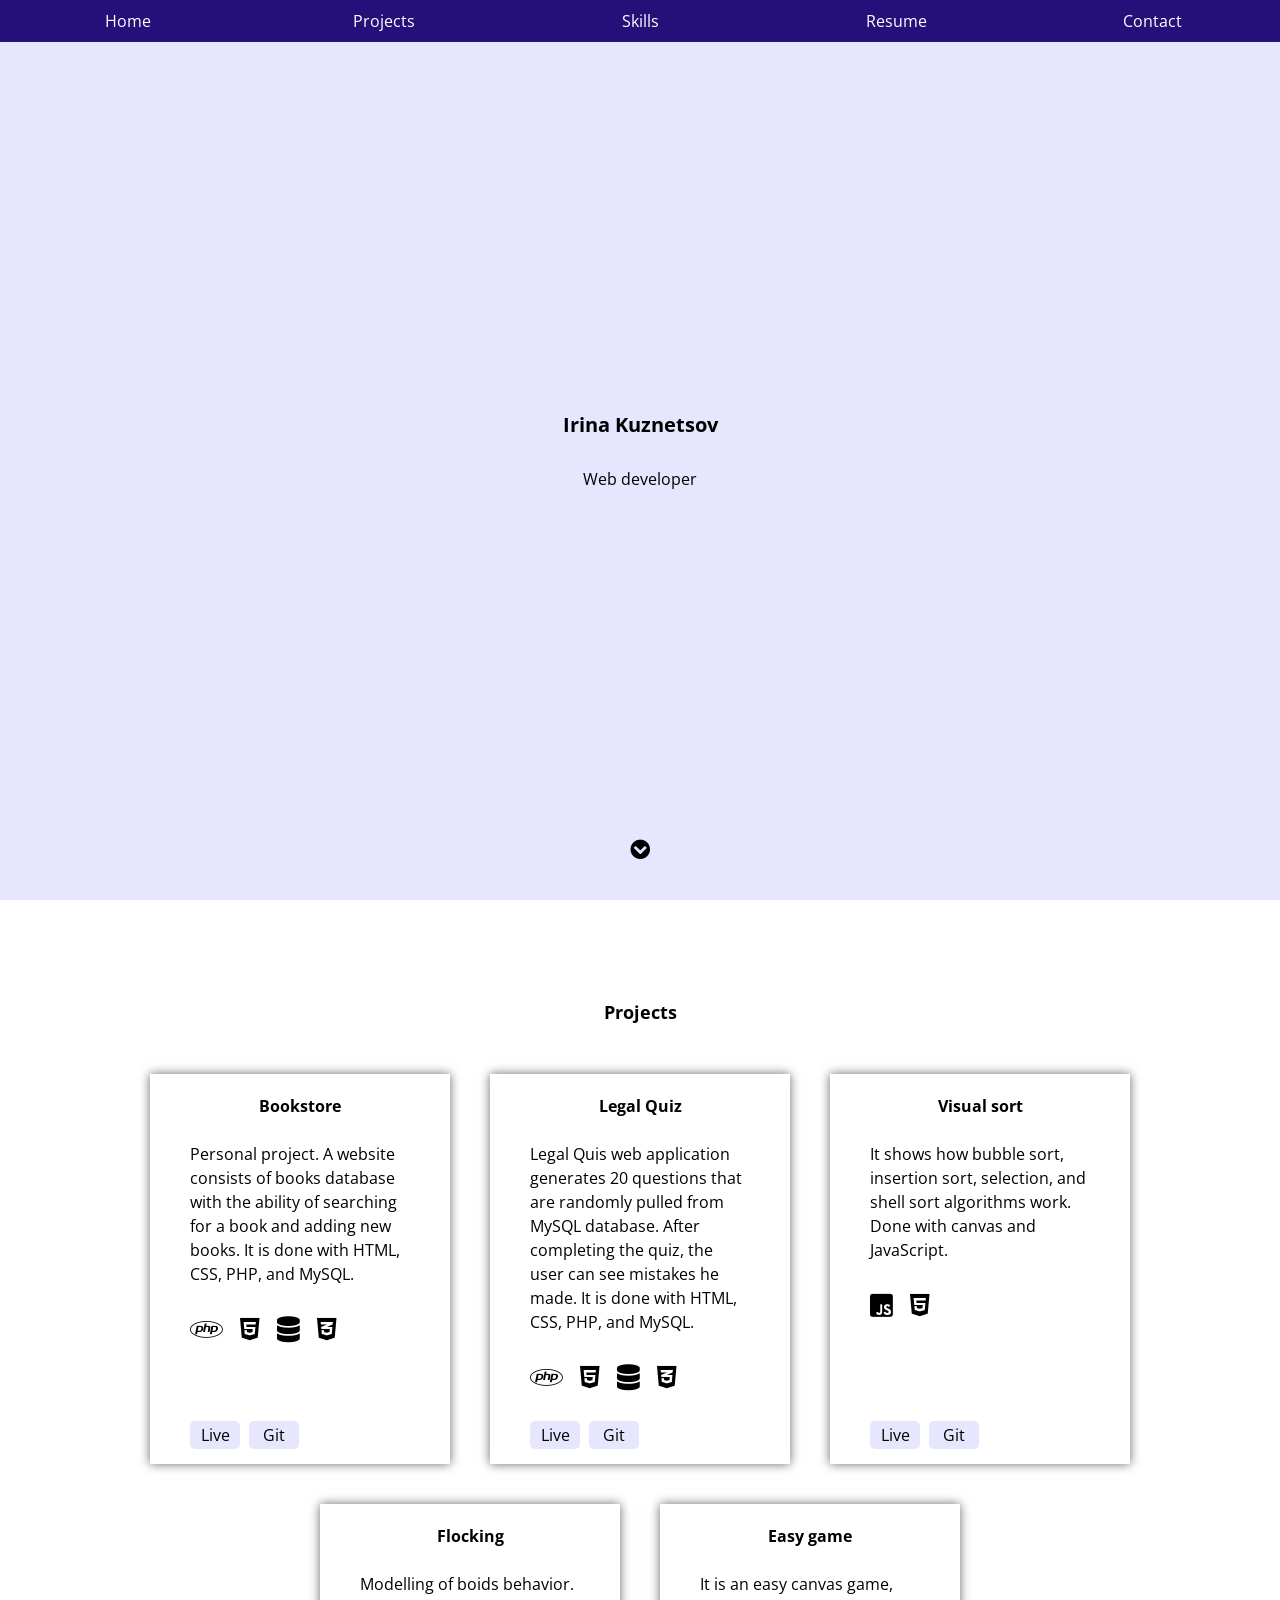
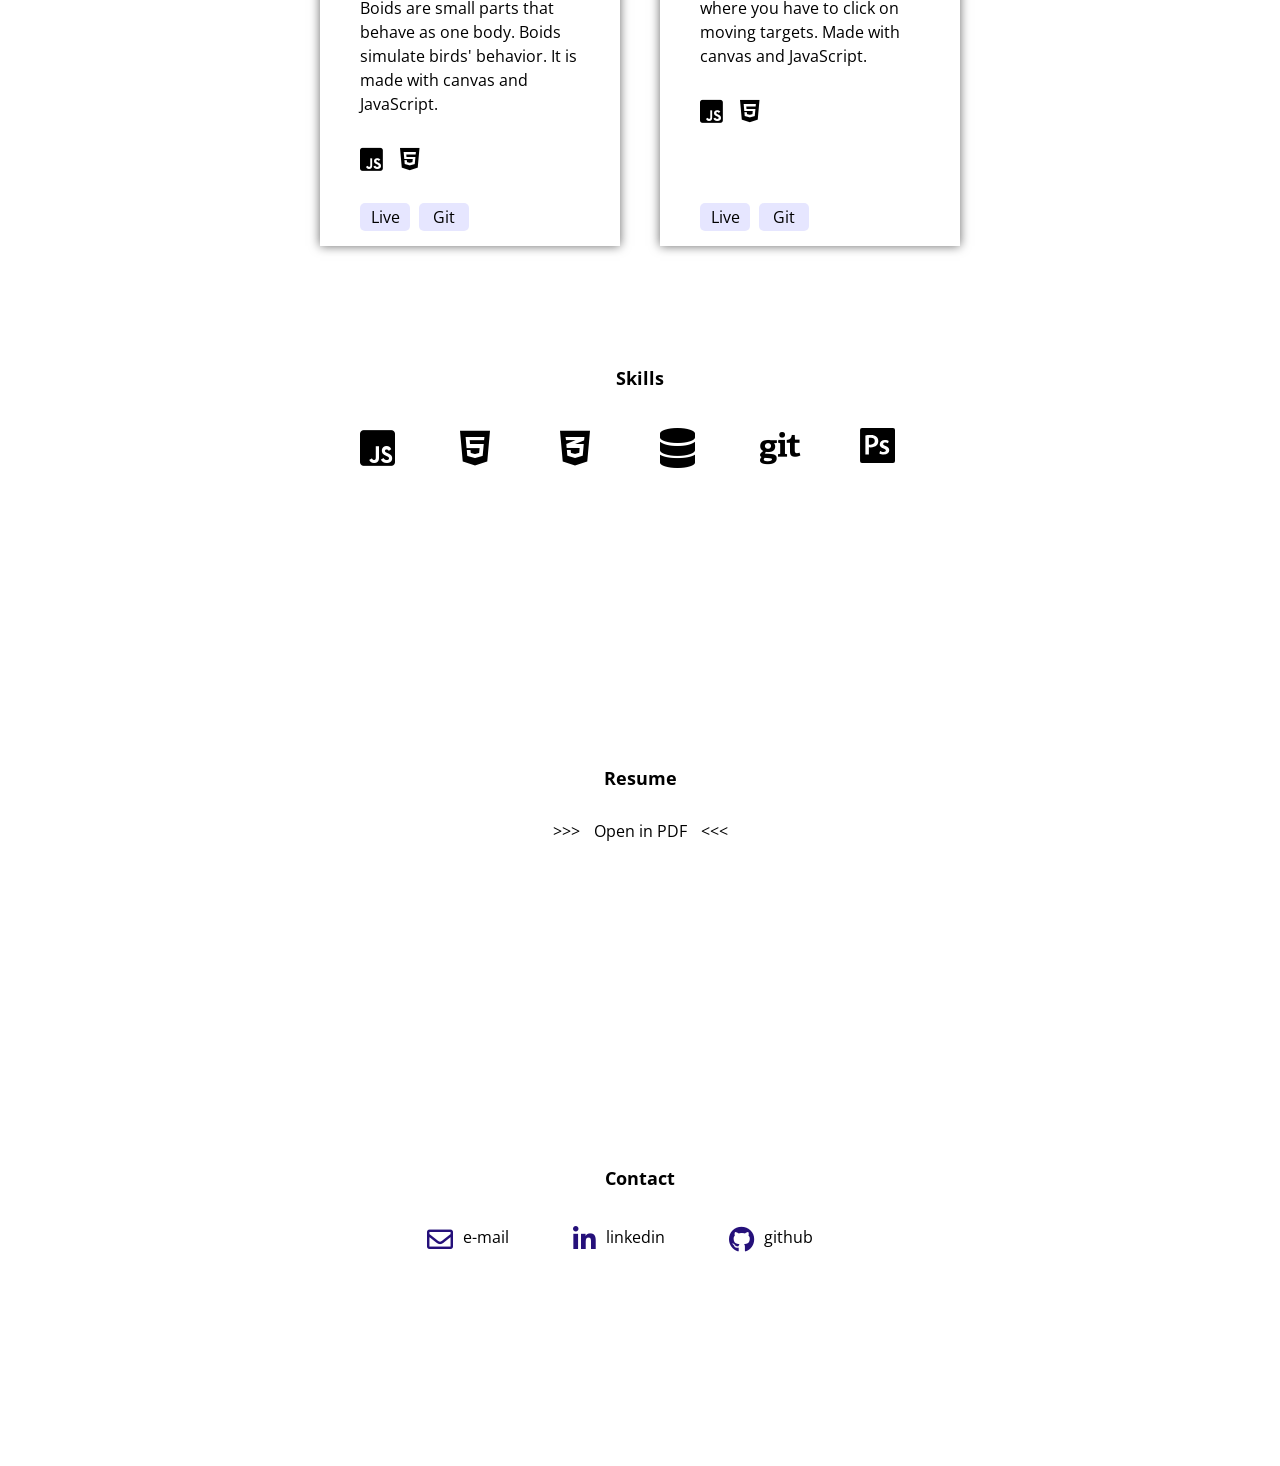
<file: index.html>
<!doctype html>
<html lang="en">
<head>
	<meta charset="UTF-8">
	<meta name="viewport" content="width=device-width, initial-scale=1">
	<title>Irina Kuznetsov</title>
	<link rel="stylesheet" type="text/css" href="css/my_style2.css">
	<link href="https://fonts.googleapis.com/css?family=Open+Sans" rel="stylesheet">
	<link rel="stylesheet" href="https://use.fontawesome.com/releases/v5.7.1/css/all.css" integrity="sha384-fnmOCqbTlWIlj8LyTjo7mOUStjsKC4pOpQbqyi7RrhN7udi9RwhKkMHpvLbHG9Sr" crossorigin="anonymous">
</head>
<body>
	<div id="menu_collapsible">
		<i class="fas fa-bars"></i>
	</div>
	<div class="menu_content">
		<ul>
			<li><a href="#home">Home</a></li>
			<li><a href="#projects">Projects</a></li>
			<li><a href="#skills">Skills</a></li>
			<li><a href="#resume">Resume</a></li>
			<li><a href="#contact">Contact</a></li>
			<li><i class="fas fa-times"></i>
		</ul>
	</div>
	<a name="home"></a>
	<div id="intro">
		<div class = 'intro_text'>	
			<h1>Irina Kuznetsov</h1>
			<p>Web developer</p>
		</div>
		<i id="forward" class="fas fa-chevron-circle-down"></i>
	</div>
	<a name="projects"></a>
	<div id="projects">
			<h2>Projects</h2>
			<div id="projects_flex">
				<div class="project_item">
					<h3>Bookstore</h3>
					<p>Personal project. A website consists of books database with the ability of searching for a book and adding new books.  It is done with HTML, CSS, PHP, and MySQL.</p>
					<p class="icon">
						<i class="fab fa-php"></i> 
						<i class="fab fa-html5"></i>
						<i class="fas fa-database"></i> 
						<i class="fab fa-css3-alt"></i></p>
					<div class="code_links">
						<a href="http://irinakuznetsov.altervista.org/bookstore/index.php" target="_blank">Live</a>
						<a href="https://github.com/IrinaKuz/bookstore" target="_blank">Git</a>
					</div>
				</div>
				<div class="project_item">
					<h3>Legal Quiz</h3>
					<p>Legal Quis web application generates 20 questions that are randomly pulled from MySQL database. After completing the quiz, the user can see mistakes he made. It is done with HTML, CSS, PHP, and MySQL.</p>
					<p class="icon">
						<i class="fab fa-php"></i> 
						<i class="fab fa-html5"></i>
						<i class="fas fa-database"></i> 
						<i class="fab fa-css3-alt"></i></p>
					<div class="code_links">
						<a href="http://irinakuznetsov.altervista.org/quiz/index.php" target="_blank">Live</a>
						<a href="https://github.com/IrinaKuz/quiz" target="_blank">Git</a>
					</div>
				</div>
				<div class="project_item">
					<h3>Visual sort</h3>
					<p>It shows how bubble sort, insertion sort, selection, and shell sort algorithms work. Done with canvas and JavaScript.</p>
					<p class="icon">
						<i class="fab fa-js-square"></i> 
						<i class="fab fa-html5"></i>
					</p>
					<div class="code_links">
						<a href="https://irinakuz.github.io/visual_sort/visual_sort.html"  target="_blank">Live</a>
						<a href="https://github.com/IrinaKuz/visual_sort" target="_blank">Git</a>
					</div>
					
				</div>
				<div class="project_item">
					<h3>Flocking</h3>
					<p>Modelling of boids behavior. Boids are small parts that behave as one body. Boids simulate birds' behavior. It is made with canvas and JavaScript.</p>
					<p class="icon">
						<i class="fab fa-js-square"></i>
						<i class="fab fa-html5"></i>
					</p>
					<div class="code_links">
						<a href="https://irinakuz.github.io/flocking/flocking.html"  target="_blank">Live</a>
						<a href="https://github.com/IrinaKuz/flocking" target="_blank">Git</a>
					</div>

				</div>
				<div class="project_item">
					<h3>Easy game</h3>
					<p>It is an easy canvas game, where you have to click on moving targets. Made with canvas and JavaScript.</p>
					<p class="icon">
						<i class="fab fa-js-square"></i>
					 <i class="fab fa-html5"></i>
					</p>
					<div class="code_links">
						<a href="https://irinakuz.github.io/easy_game/easy_game.html"  target="_blank">Live</a>
						<a href="https://github.com/IrinaKuz/easy_game" target="_blank">Git</a>
					</div>
				</div>
			</div>
	</div>
	<a name="skills"></a>
	<div id="skills">
		<h2>Skills</h2>
		<div class="flex_p">
			<div class="js">
				<i class="fab fa-js-square"></i>
				<p>JavaScript</p>
			</div>
			<div class="html">
				<i class="fab fa-html5"></i>
				<p>HTML 5</p>
			</div>
			<div class="css">
				<i class="fab fa-css3-alt"></i>
				<p>CSS 3</p>
			</div>
			<div class="sql">
				<i class="fas fa-database"></i>
				<p>MySQL</p>
			</div> 
			<div class="git">
				<i class="fab fa-git"></i>
				<p>Git and Github</p>
			</div>
			<div class="ps">
				<img class="photoshop_logo" src="if_Photoshop_B_104816.svg">
				<p>Photoshop</p>
			</div>
		</div>
	</div>
	<a name="resume"></a>
	<div id="resume">
		<h2>Resume</h2>
		<div class="resume_link">
			<span class="moveRight">&gt;&gt;&gt;</span>
			<a href="resume_Kuznetsov.pdf" download>Open in PDF</a>
			<span class="moveLeft">&lt;&lt;&lt;</span>
		</div>
	</div>
	<a name="contact"></a>
	<div id="contacts">
		<h2>Contact</h2>
		<div class="contact_links">
			<p><a href="mailto:ira.kuznets@gmail.com" target="_top"><i class="far fa-envelope"></i>e-mail</a></p>
			<p><a href="https://www.linkedin.com/in/irina-kuznetsov-b287a489/" target="_blank"><i class="fab fa-linkedin-in"></i>linkedin</a></p>
			<p><a href="https://github.com/IrinaKuz" target="_blank"><i class="fab fa-github"></i>github</a></p>
		</div>
	</div>
	<script src="my_js.js"></script>
</body>
</html>
</file>
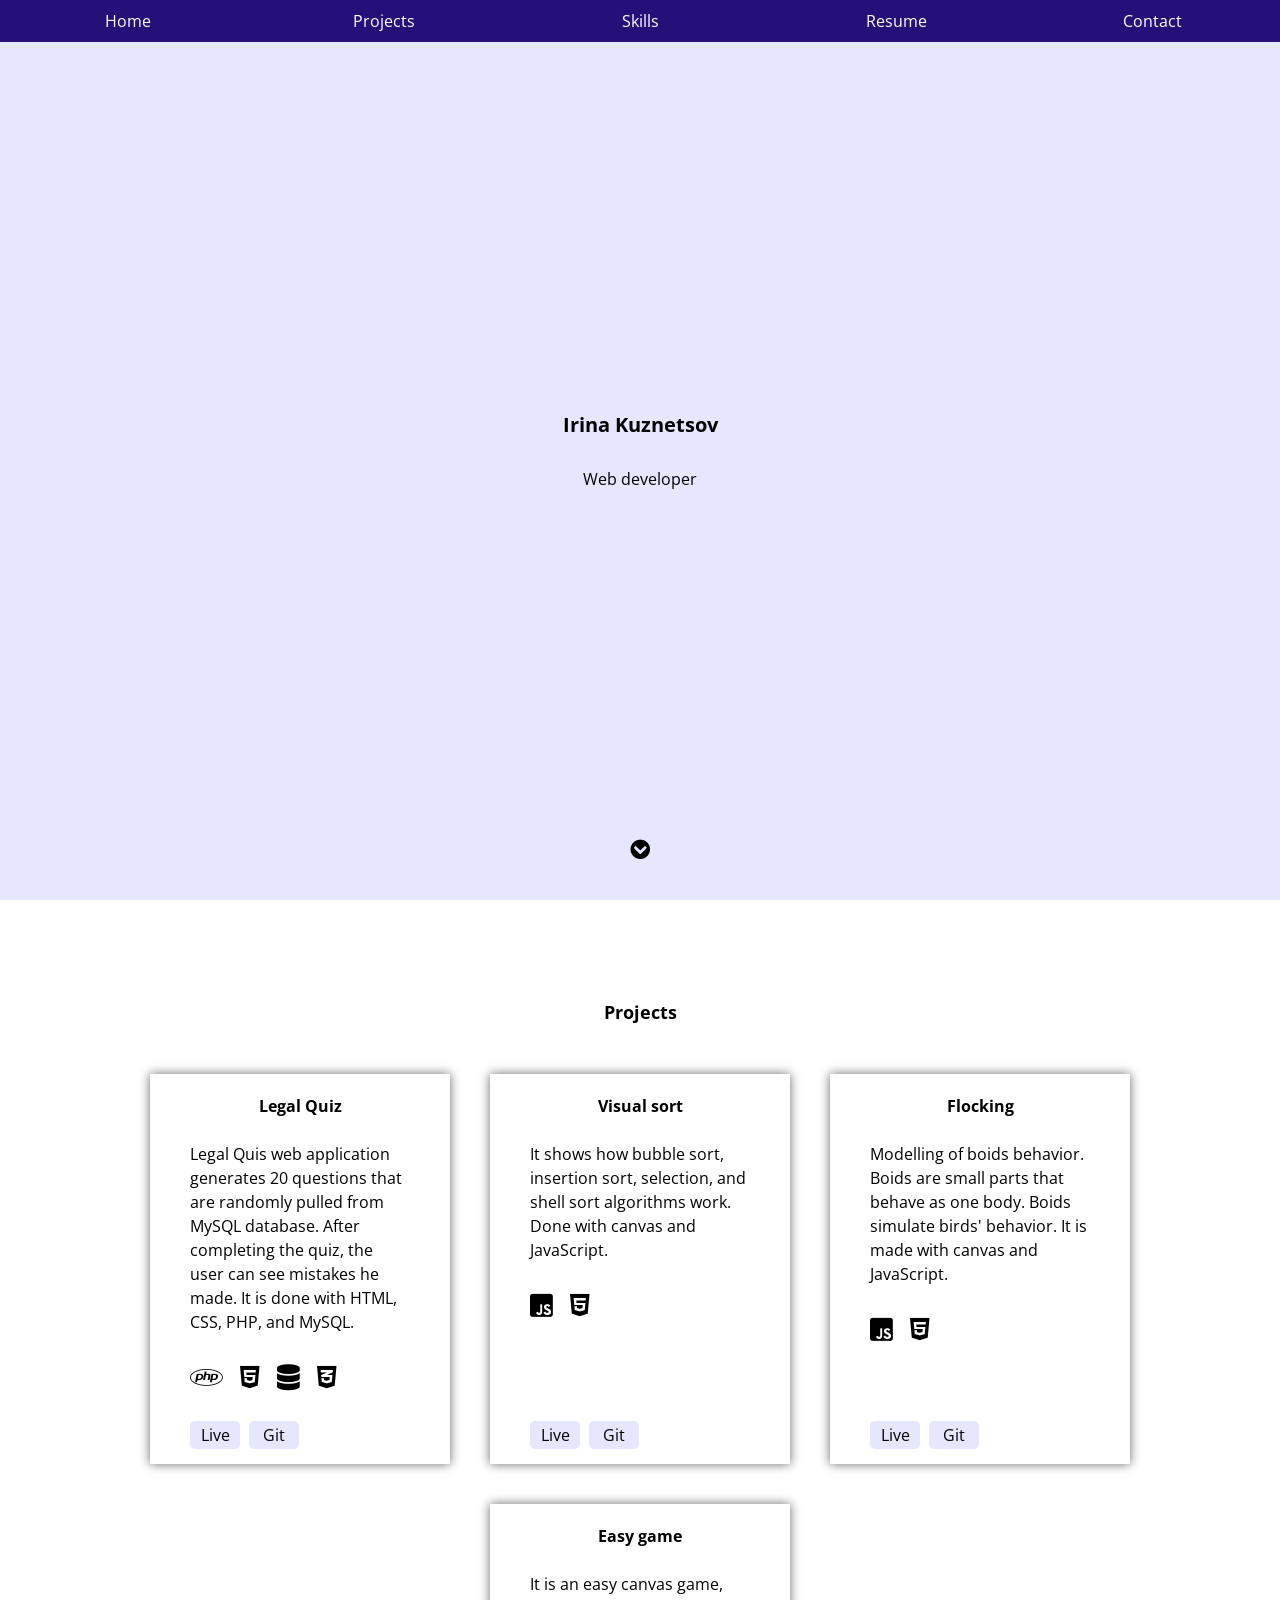
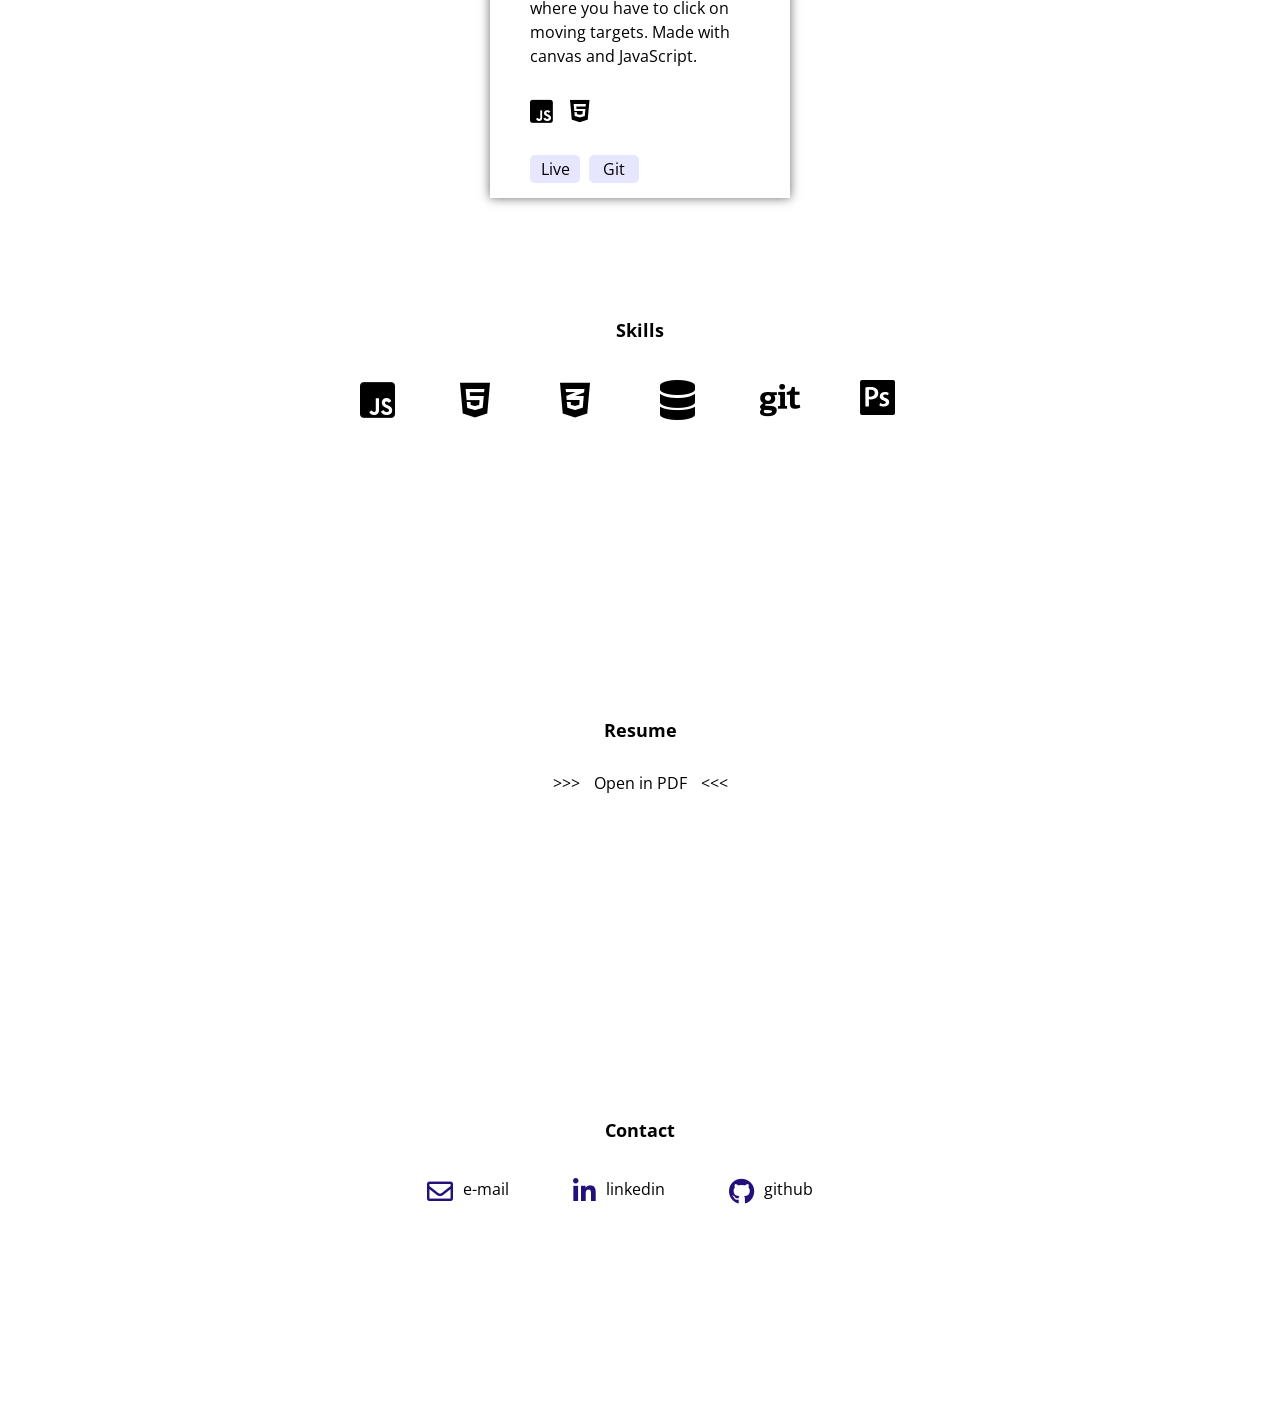
<file: index.html.html>
<!doctype html>
<html lang="en">
<head>
	<meta charset="UTF-8">
	<meta name="viewport" content="initial-scale=1.0">
	<title>Irina Kuznetsov</title>
	<link rel="stylesheet" type="text/css" href="css/my_style2.css">
	<link href="https://fonts.googleapis.com/css?family=Open+Sans" rel="stylesheet">
	<link rel="stylesheet" href="https://use.fontawesome.com/releases/v5.7.1/css/all.css" integrity="sha384-fnmOCqbTlWIlj8LyTjo7mOUStjsKC4pOpQbqyi7RrhN7udi9RwhKkMHpvLbHG9Sr" crossorigin="anonymous">
</head>
<body>
	<div id="menu_collapsible">
		<i class="fas fa-bars"></i>
	</div>
	<div class="menu_content">
		<ul>
			<li><a href="#home">Home</a></li>
			<li><a href="#projects">Projects</a></li>
			<li><a href="#skills">Skills</a></li>
			<li><a href="#resume">Resume</a></li>
			<li><a href="#contact">Contact</a></li>
			<li><i class="fas fa-times"></i>
		</ul>
	</div>
	<a name="home"></a>
	<div id="intro">
		<div class = 'intro_text'>	
			<h1>Irina Kuznetsov</h1>
			<p>Web developer</p>
		</div>
		<i id="forward" class="fas fa-chevron-circle-down"></i>
	</div>
	<a name="projects"></a>
	<div id="projects">
			<h2>Projects</h2>
			<div id="projects_flex">
				<div class="project_item">
					<h3>Legal Quiz</h3>
					<p>Legal Quis web application generates 20 questions that are randomly pulled from MySQL database. After completing the quiz, the user can see mistakes he made. It is done with HTML, CSS, PHP, and MySQL.</p>
					<p class="icon">
						<i class="fab fa-php"></i> 
						<i class="fab fa-html5"></i>
						<i class="fas fa-database"></i> 
						<i class="fab fa-css3-alt"></i></p>
					<div class="code_links">
						<a href="http://irinakuznetsov.altervista.org/quiz/index.php" target="_blank">Live</a>
						<a href="https://github.com/IrinaKuz/quiz" target="_blank">Git</a>
					</div>
				</div>
				<div class="project_item">
					<h3>Visual sort</h3>
					<p>It shows how bubble sort, insertion sort, selection, and shell sort algorithms work. Done with canvas and JavaScript.</p>
					<p class="icon">
						<i class="fab fa-js-square"></i> 
						<i class="fab fa-html5"></i>
					</p>
					<div class="code_links">
						<a href="https://irinakuz.github.io/visual_sort/visual_sort.html"  target="_blank">Live</a>
						<a href="https://github.com/IrinaKuz/visual_sort" target="_blank">Git</a>
					</div>
					
				</div>
				<div class="project_item">
					<h3>Flocking</h3>
					<p>Modelling of boids behavior. Boids are small parts that behave as one body. Boids simulate birds' behavior. It is made with canvas and JavaScript.</p>
					<p class="icon">
						<i class="fab fa-js-square"></i>
						<i class="fab fa-html5"></i>
					</p>
					<div class="code_links">
						<a href="https://irinakuz.github.io/flocking/flocking.html"  target="_blank">Live</a>
						<a href="https://github.com/IrinaKuz/flocking" target="_blank">Git</a>
					</div>

				</div>
				<div class="project_item">
					<h3>Easy game</h3>
					<p>It is an easy canvas game, where you have to click on moving targets. Made with canvas and JavaScript.</p>
					<p class="icon">
						<i class="fab fa-js-square"></i>
					 <i class="fab fa-html5"></i>
					</p>
					<div class="code_links">
						<a href="https://irinakuz.github.io/easy_game/easy_game.html"  target="_blank">Live</a>
						<a href="https://github.com/IrinaKuz/easy_game" target="_blank">Git</a>
					</div>
				</div>
			</div>
	</div>
	<a name="skills"></a>
	<div id="skills">
		<h2>Skills</h2>
		<div class="flex_p">
			<div class="js">
				<i class="fab fa-js-square"></i>
				<p>JavaScript</p>
			</div>
			<div class="html">
				<i class="fab fa-html5"></i>
				<p>HTML 5</p>
			</div>
			<div class="css">
				<i class="fab fa-css3-alt"></i>
				<p>CSS 3</p>
			</div>
			<div class="sql">
				<i class="fas fa-database"></i>
				<p>MySQL</p>
			</div> 
			<div class="git">
				<i class="fab fa-git"></i>
				<p>Git and Github</p>
			</div>
			<div class="ps">
				<img class="photoshop_logo" src="if_Photoshop_B_104816.svg">
				<p>Photoshop</p>
			</div>
		</div>
	</div>
	<a name="resume"></a>
	<div id="resume">
		<h2>Resume</h2>
		<div class="resume_link">
			<span class="moveRight">&gt;&gt;&gt;</span>
			<a href="resume_Kuznetsov.pdf" download>Open in PDF</a>
			<span class="moveLeft">&lt;&lt;&lt;</span>
		</div>
	</div>
	<a name="contact"></a>
	<div id="contacts">
		<h2>Contact</h2>
		<div class="contact_links">
			<p><a href="mailto:ira.kuznets@gmail.com" target="_top"><i class="far fa-envelope"></i>e-mail</a></p>
			<p><a href="https://www.linkedin.com/in/irina-kuznetsov-b287a489/" target="_blank"><i class="fab fa-linkedin-in"></i>linkedin</a></p>
			<p><a href="https://github.com/IrinaKuz" target="_blank"><i class="fab fa-github"></i>github</a></p>
		</div>
	</div>
	<script src="my_js.js"></script>
</body>
</html>
</file>
<file: css/my_style2.css>
/* Removing browser default settings */
*{
	padding: 0;
	margin: 0;
	box-sizing: border-box;
}
body{
	font-family: 'Open Sans', Arial, sans-serif;
}
/* Styling menu for mobile phones */
.menu_content{
	position: fixed;
	top: 0;
	left: 0;
	z-index: 5;
	width: 100%;
	height: 0;
	background-color: #25107A;
	color: white;
	overflow: hidden;
	transition: height 1s;
}
.visible{
	height: auto;
}

.menu_content ul {
    list-style-type: none;
    width: 100%;
    overflow: hidden;
}
.menu_content ul li{
	display: block;
}
.menu_content ul li a{
	display: block;
	text-decoration: none;
	text-align: center;
	color: white;
	padding: 20px 0;
}
.menu_content ul li a:hover{
	background-color: #e6e6ff;
	color: black;
	font-weight: bold;
}
#menu_collapsible{
	position: fixed;
	top:0;
	right:0;
	height: 40px;
	z-index: 5;
	width: 100%;
	padding: 10px;
	background-color: #25107A;
	color: white;
	cursor: pointer;
	z-index: 2;
}
i.fa-bars {
	position: absolute;
	top: 0;
	right: 0;
	font-size: 20px;
	padding: 10px;
}
li i.fa-times{
	position: absolute;
	top: 0;
	right: 0;
	font-size: 16px;
	padding: 20px;
	}
li i.fa-times:hover{
	background-color: #e6e6ff;
	color: black;
}
#intro{
	background-color: #e6e6ff;
	padding: 10px 0 30px 0;
	text-align: center;
	height: 100vh;
}
#intro .intro_text {
	position: absolute;
	top: 50%;
	left: 50%;
	transform: translate(-50%, -50%);
}
#intro h1{
	font-size: 20px;
	margin-bottom: 30px;
}
.fa-chevron-circle-down{
	position: absolute;
	bottom: 20px;
	left: calc(50% - 30px);
	font-size: 20px;
	padding: 20px;
	cursor: pointer;
}
h2{
	font-size: 18px;
	text-align: center;
	padding-top: 100px;
	margin-bottom: 30px;
}
/* Styling Project section */
#projects_flex .project_item{
	padding: 20px 40px;
	margin: 20px;
	box-shadow: 0px 0px 10px #696969;
	background-color: white;
}
#projects h3{
	font-size: 16px;
	margin-bottom: 24px;
	text-align: center;
}
#projects .project_item{
	position: relative;
	padding-bottom: 44px;
	line-height: 150%;
}
.project_item p{
	margin-bottom: 30px;
}
#projects .code_links{
	position: absolute;
	bottom: 10px;
	left: 40px;
}
#projects .code_links a{
	border-radius: 5px;
	text-decoration: none;
	text-align: center;
	display: inline-block;
	padding: 2px 5px;
	margin: 5px 5px 5px 0;
	color: black;
	background-color: #e6e6ff;
	width: 50px;
}


.icon {
	font-size: 26px;
	margin-top: 12px;
}
.icon i {
	margin-right: 10px;
}
.photoshop_logo {
	height: 35px;
	border-radius: 2px;
	line-height: 135%;
}
#skills, #resume, #contacts {
	height: 400px;
}
#skills .flex_p{
	display: flex;
	justify-content: center;
	font-size: 40px;
}
#skills .flex_p div{
	width: 60px;
	margin: 0 20px;
}
#skills .flex_p div p{
	display: none;
	width: 300px;
	height: 200px;
	background-color: rgba(0,0,0,0.5);
	color: white;
	padding: 20px 30px;
	font-size: 18px;
	border-radius: 10px;
}
#skills .flex_p div:hover p{
	display: block;
}
#resume .resume_link {
	text-align: center;
}
#resume a{
	display: inline-block;
	text-align: center;
	text-decoration: none;
	color: black;
	padding: 0 10px;
}
#resume a:hover{
	font-weight: bold;
}
.resume_link span{
	opacity: 1;
}
.resume_link:hover span{
	animation: blink 0.5s infinite;
}
@keyframes blink{
	from {
		opacity: 1;
	}
	to {
		opacity: 0;
	}
}
.contact_links {
	text-align: center;
}

#contacts .contact_links p{
	display: inline-block;
	padding: 6px 0;
	margin-right: 40px;	
}
#contacts .contact_links a{
	text-decoration: none;
	padding: 10px;
	color: black;
}
#contacts .contact_links a:hover{
	background-color: #25107A;
	border-radius: 5px;
	color: white;
}
.contact_links p a:hover i{
	color: white;
}
.contact_links i{
	color: #25107A;
	font-size: 26px;
	vertical-align: middle;
	padding-right: 10px;
}
@media only screen and (min-width: 768px) {
	#menu_collapsible{
		display: none;
	}
	.menu_content{
		display: block;
		background-color: #25107A;
		height: auto;
		top:0;
		left: 0;
		transition: default;
	}
	.menu_content ul li{
		float: left;
		display: block;
		width: 20%;
	}
	.menu_content ul li a{
		display: block;
		text-decoration: none;
		text-align: center;
		color: white;
		padding: 10px 0;
	}
	li i.fa-times{
		display: none;
	}
	#projects_flex{
		display: flex;
		justify-content: center;
		flex-wrap: wrap;
	}
	#projects_flex div{
		width: 300px;
	}
}
</file>
